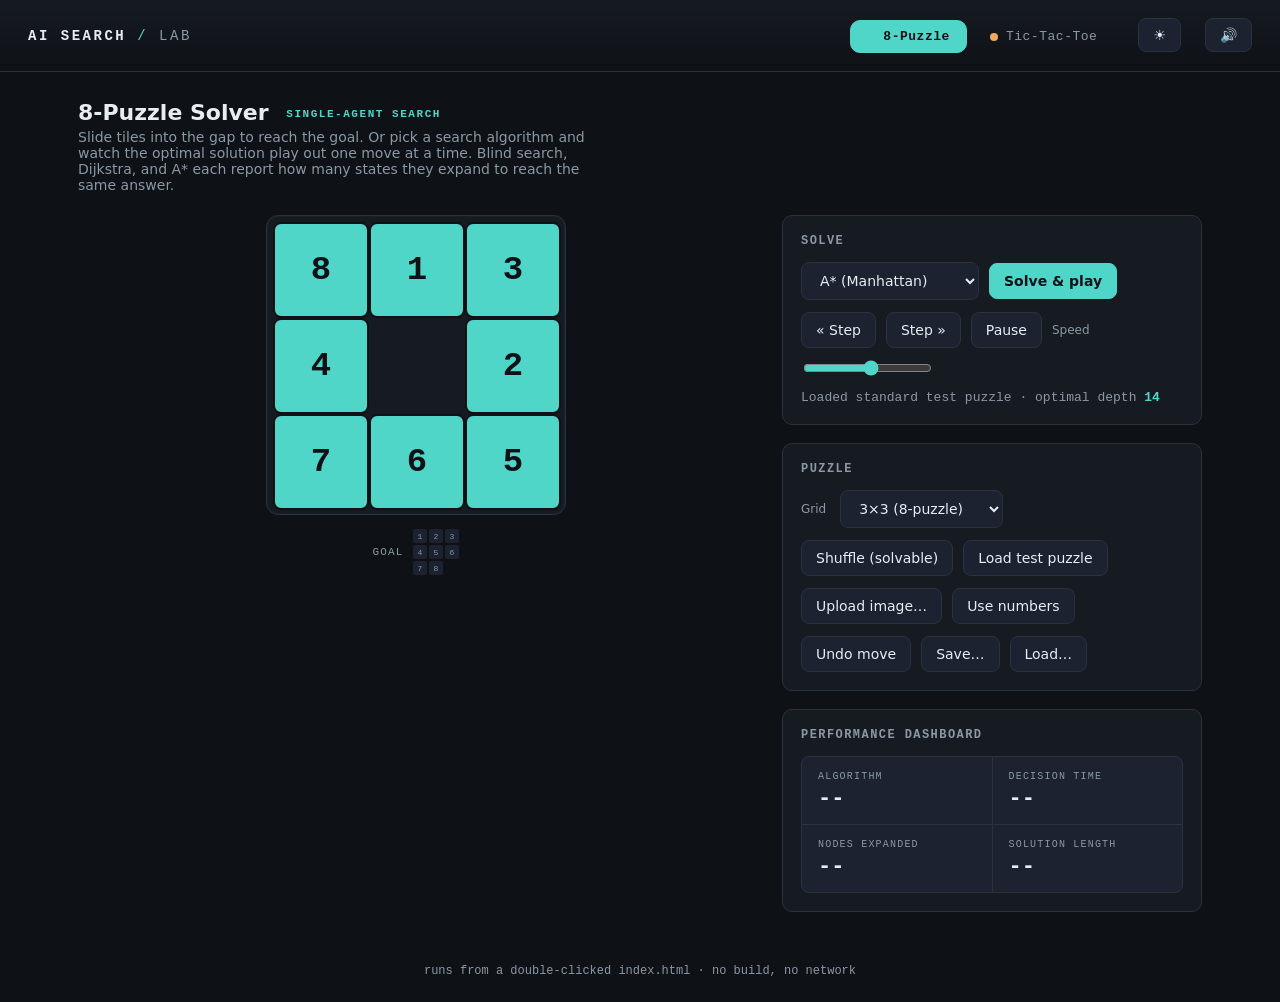
<file: index.html>
<!DOCTYPE html>
<html lang="en">
<head>
  <meta charset="utf-8">
  <meta name="viewport" content="width=device-width, initial-scale=1">
  <title>AI Search Lab</title>
  <!-- Apply saved theme before CSS paints to prevent a flash of dark mode -->
  <script>if(localStorage.getItem('lab-theme')==='light')document.documentElement.classList.add('light');</script>
  <link rel="stylesheet" href="css/main.css">
  <link rel="stylesheet" href="css/module_a.css">
  <link rel="stylesheet" href="css/module_b.css">
</head>
<body class="theme-a">

  <header class="topbar">
    <div class="brand"><b>AI Search</b> <span class="dot">/</span> Lab</div>
    <nav class="tabs" role="tablist">
      <button class="tab tab-a" role="tab" data-target="module-a" aria-selected="true">
        <span class="swatch"></span>8-Puzzle
      </button>
      <button class="tab tab-b" role="tab" data-target="module-b" aria-selected="false">
        <span class="swatch"></span>Tic-Tac-Toe
      </button>
    </nav>
    <button class="btn theme-toggle" id="theme-btn" aria-label="Toggle light / dark mode" title="Switch to light mode">&#9728;</button>
    <button class="btn icon-btn" id="mute-btn" aria-label="Toggle sound" title="Mute sounds">&#128266;</button>
  </header>

  <!-- ============ MODULE A: 8-PUZZLE ============ -->
  <section class="panel active" id="module-a">
    <h1 class="module-title">8-Puzzle Solver <span class="kind">single-agent search</span></h1>
    <p class="module-sub">
      Slide tiles into the gap to reach the goal. Or pick a search algorithm and watch the
      optimal solution play out one move at a time. Blind search, Dijkstra, and A* each report
      how many states they expand to reach the same answer.
    </p>

    <div class="stage">
      <div class="puzzle-wrap">
        <div class="puzzle-board" aria-label="8-puzzle board"></div>
        <div class="goal-preview">
          goal
          <div class="mini-grid"></div>
        </div>
        <div class="solved-banner" id="a-banner"></div>
      </div>

      <div>
        <div class="card">
          <h3>Solve</h3>
          <div class="row">
            <select class="btn" id="a-algo">
              <option value="bfs">Blind search (BFS)</option>
              <option value="dijkstra">Dijkstra</option>
              <option value="astar" selected>A* (Manhattan)</option>
              <option value="greedy">Greedy Best-First</option>
              <option value="idastar">IDA*</option>
            </select>
            <button class="btn primary" id="a-play">Solve &amp; play</button>
          </div>
          <div class="row">
            <button class="btn" id="a-back">&laquo; Step</button>
            <button class="btn" id="a-step">Step &raquo;</button>
            <button class="btn" id="a-pause">Pause</button>
            <span class="btn-label">Speed</span>
            <input type="range" id="a-speed" min="40" max="680" value="380">
          </div>
          <div class="row"><div class="status" id="a-status"></div></div>
        </div>

        <div class="card">
          <h3>Puzzle</h3>
          <div class="row">
            <span class="btn-label">Grid</span>
            <select class="btn" id="a-size">
              <option value="3" selected>3&times;3 (8-puzzle)</option>
              <option value="4">4&times;4 (15-puzzle)</option>
            </select>
          </div>
          <div class="row">
            <button class="btn" id="a-shuffle">Shuffle (solvable)</button>
            <button class="btn" id="a-test">Load test puzzle</button>
          </div>
          <div class="row">
            <button class="btn" id="a-upload">Upload image&hellip;</button>
            <button class="btn" id="a-numbers">Use numbers</button>
            <input type="file" id="a-file" accept="image/png,image/jpeg">
          </div>
          <div class="row">
            <button class="btn" id="a-undo">Undo move</button>
            <button class="btn" id="a-save">Save&hellip;</button>
            <button class="btn" id="a-load-btn">Load&hellip;</button>
            <input type="file" id="a-load-file" accept=".json,application/json">
          </div>
        </div>

        <div class="card">
          <h3>Performance dashboard</h3>
          <div id="a-dashboard"></div>
        </div>
      </div>
    </div>
  </section>

  <!-- ============ MODULE B: TIC-TAC-TOE ============ -->
  <section class="panel" id="module-b">
    <h1 class="module-title">Tic-Tac-Toe <span class="kind">adversarial search</span></h1>
    <p class="module-sub">
      Play against a perfect AI, or watch two AIs play each other. The AI uses Minimax or
      Alpha-Beta pruning &mdash; both choose the same move, but the dashboard shows how many
      fewer nodes pruning needs to explore.
    </p>

    <div class="stage">
      <div class="ttt-wrap">
        <div class="ttt-board" aria-label="tic-tac-toe board"></div>
        <div class="ttt-result" id="b-result"></div>
        <div class="legend"><span><span class="x">X</span> moves first</span><span><span class="o">O</span> moves second</span></div>
      </div>

      <div>
        <div class="card">
          <h3>Game</h3>
          <div class="row">
            <span class="btn-label">Board</span>
            <select class="btn" id="b-size">
              <option value="3" selected>3&times;3 classic</option>
              <option value="4">4&times;4 (k=4)</option>
            </select>
          </div>
          <div class="row">
            <span class="btn-label">Mode</span>
            <select class="btn" id="b-mode">
              <option value="hva" selected>Human vs AI</option>
              <option value="ava">AI vs AI</option>
              <option value="hvh">Human vs Human</option>
            </select>
          </div>
          <div class="row" id="b-side-row">
            <span class="btn-label">You play</span>
            <select class="btn" id="b-side">
              <option value="X">X &mdash; go first</option>
              <option value="O">O &mdash; go second</option>
            </select>
          </div>
          <div class="row" id="b-algo-row">
            <span class="btn-label">AI uses</span>
            <select class="btn" id="b-algo">
              <option value="alphabeta" selected>Alpha-Beta</option>
              <option value="minimax">Minimax</option>
            </select>
          </div>
          <div class="row" id="b-algo-ava-row" style="display:none">
            <span class="btn-label">X uses</span>
            <select class="btn" id="b-algo-x">
              <option value="alphabeta" selected>Alpha-Beta</option>
              <option value="minimax">Minimax</option>
            </select>
            <span class="btn-label">O uses</span>
            <select class="btn" id="b-algo-o">
              <option value="alphabeta">Alpha-Beta</option>
              <option value="minimax">Minimax</option>
            </select>
          </div>
          <div class="row">
            <button class="btn primary" id="b-reset">New game</button>
            <button class="btn" id="b-undo">Undo</button>
            <button class="btn" id="b-save">Save&hellip;</button>
            <button class="btn" id="b-load-btn">Load&hellip;</button>
            <input type="file" id="b-load-file" accept=".json,application/json">
          </div>
          <div class="row"><div class="status" id="b-status"></div></div>
        </div>

        <div class="card">
          <h3>Performance dashboard</h3>
          <div id="b-dashboard"></div>
        </div>
      </div>
    </div>
  </section>

  <footer class="note">runs from a double-clicked index.html &middot; no build, no network</footer>

  <!-- Classic scripts, loaded in dependency order.
       (No ES modules: those are blocked from file:// in Chrome.) -->
  <script src="js/shared/namespace.js"></script>
  <script src="js/shared/utils.js"></script>
  <script src="js/shared/priority_queue.js"></script>
  <script src="js/shared/dashboard.js"></script>
  <script src="js/shared/sounds.js"></script>

  <script src="js/module_a/puzzle.js"></script>
  <script src="js/module_a/solvers/_common.js"></script>
  <script src="js/module_a/solvers/bfs.js"></script>
  <script src="js/module_a/solvers/dijkstra.js"></script>
  <script src="js/module_a/solvers/astar.js"></script>
  <script src="js/module_a/solvers/greedy.js"></script>
  <script src="js/module_a/solvers/idastar.js"></script>
  <script src="js/module_a/image_slicer.js"></script>
  <script src="js/module_a/animation.js"></script>
  <script src="js/module_a/ui_a.js"></script>

  <script src="js/module_b/game.js"></script>
  <script src="js/module_b/minimax.js"></script>
  <script src="js/module_b/alphabeta.js"></script>
  <script src="js/module_b/ui_b.js"></script>

  <script src="js/app.js"></script>
</body>
</html>
</file>
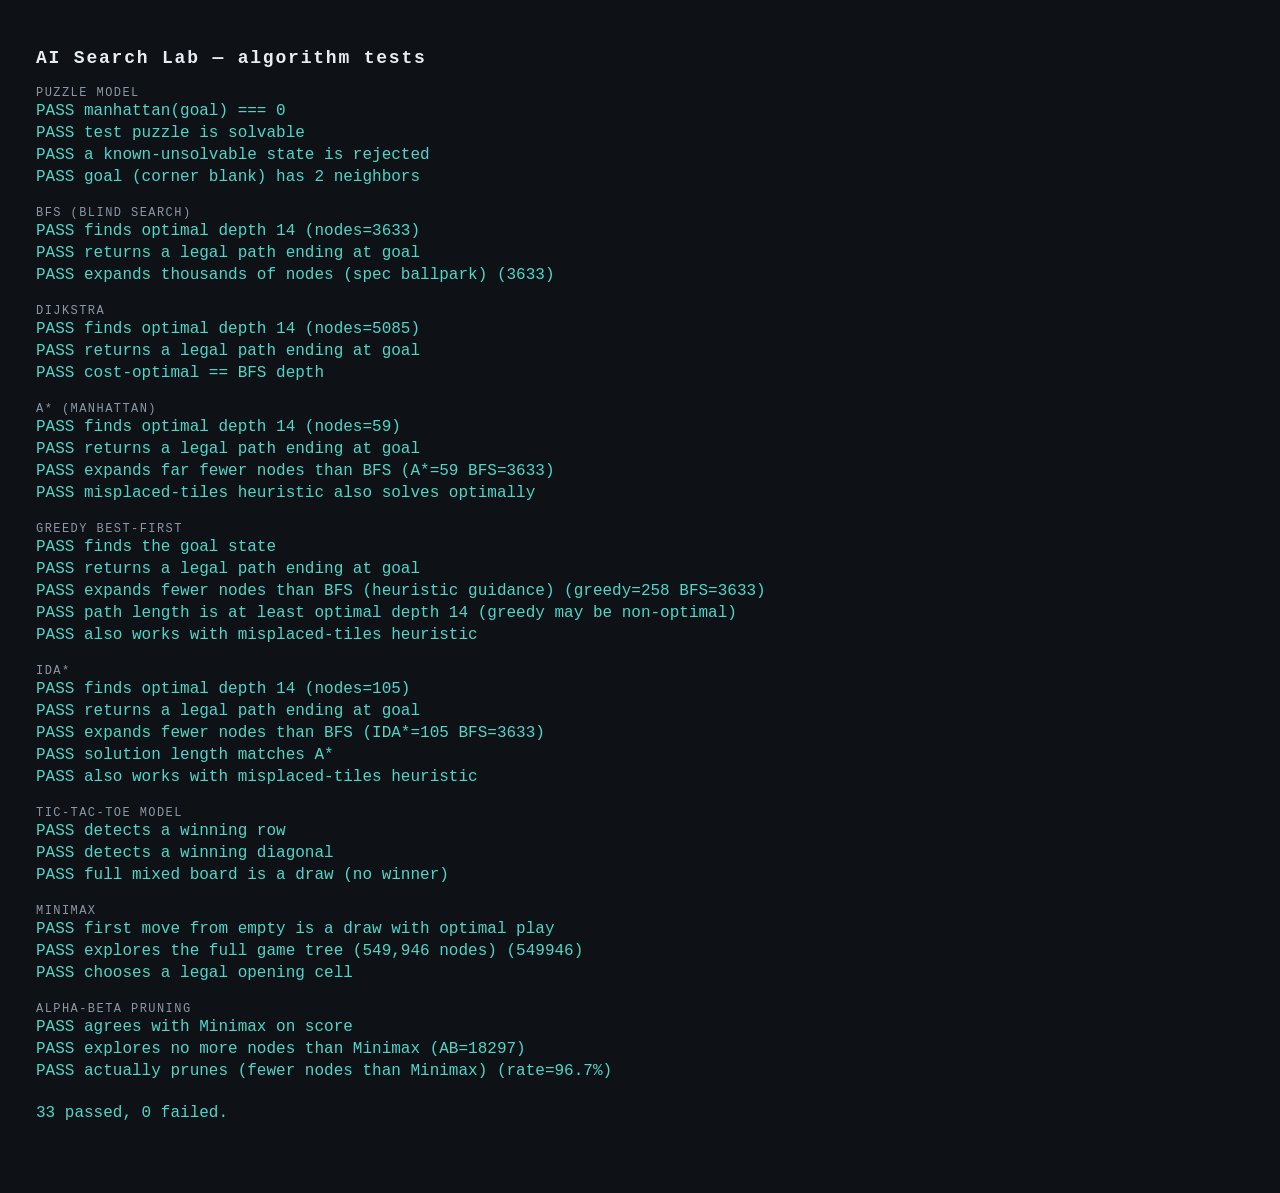
<file: tests/tests.html>
<!DOCTYPE html>
<html lang="en">
<head>
  <meta charset="utf-8">
  <meta name="viewport" content="width=device-width, initial-scale=1">
  <title>AI Search Lab — Tests</title>
  <style>
    body { background:#0E1116; color:#E6EDF3; font-family: ui-monospace, Menlo, Consolas, monospace; padding:28px; }
    h1 { font-size:18px; letter-spacing:.1em; }
    .pass { color:#4FD6C8; } .fail { color:#F2667C; }
    .grp { color:#8B98A5; margin-top:18px; text-transform:uppercase; letter-spacing:.12em; font-size:12px; }
    #summary { margin-top:22px; font-size:16px; }
    div.line { padding:2px 0; }
  </style>
</head>
<body>
  <h1>AI Search Lab — algorithm tests</h1>
  <div id="out"></div>
  <div id="summary"></div>

  <!-- logic only; no DOM/UI files needed for tests -->
  <script src="../js/shared/namespace.js"></script>
  <script src="../js/shared/utils.js"></script>
  <script src="../js/shared/priority_queue.js"></script>
  <script src="../js/module_a/puzzle.js"></script>
  <script src="../js/module_a/solvers/_common.js"></script>
  <script src="../js/module_a/solvers/bfs.js"></script>
  <script src="../js/module_a/solvers/dijkstra.js"></script>
  <script src="../js/module_a/solvers/astar.js"></script>
  <script src="../js/module_a/solvers/greedy.js"></script>
  <script src="../js/module_a/solvers/idastar.js"></script>
  <script src="../js/module_b/game.js"></script>
  <script src="../js/module_b/minimax.js"></script>
  <script src="../js/module_b/alphabeta.js"></script>

  <script>
  (function () {
    var out = document.getElementById('out');
    var pass = 0, fail = 0;
    function group(name) { var d = document.createElement('div'); d.className = 'grp'; d.textContent = name; out.appendChild(d); }
    function check(name, cond, extra) {
      var d = document.createElement('div'); d.className = 'line ' + (cond ? 'pass' : 'fail');
      d.textContent = (cond ? '  PASS  ' : '  FAIL  ') + name + (extra ? '   ' + extra : '');
      out.appendChild(d);
      cond ? pass++ : fail++;
    }

    var P = Lab.moduleA.Puzzle;
    var TEST = '813402765';

    function len(r) { return r.path.length - 1; }
    function legal(pth) {
      for (var i = 1; i < pth.length; i++) {
        var succ = P.neighbors(pth[i - 1]).map(function (s) { return s.state; });
        if (succ.indexOf(pth[i]) === -1) return false;
      }
      return pth[pth.length - 1] === P.GOAL;
    }

    group('Puzzle model');
    check('manhattan(goal) === 0', P.manhattan(P.GOAL) === 0);
    check('test puzzle is solvable', P.isSolvable(TEST));
    check('a known-unsolvable state is rejected', !P.isSolvable('123456870'));
    check('goal (corner blank) has 2 neighbors', P.neighbors(P.GOAL).length === 2);

    var bfs = Lab.moduleA.solvers.bfs(TEST);
    group('BFS (blind search)');
    check('finds optimal depth 14', len(bfs) === 14, '(nodes=' + bfs.nodesExpanded + ')');
    check('returns a legal path ending at goal', legal(bfs.path));
    check('expands thousands of nodes (spec ballpark)', bfs.nodesExpanded > 1000 && bfs.nodesExpanded < 20000, '(' + bfs.nodesExpanded + ')');

    var dij = Lab.moduleA.solvers.dijkstra(TEST);
    group('Dijkstra');
    check('finds optimal depth 14', len(dij) === 14, '(nodes=' + dij.nodesExpanded + ')');
    check('returns a legal path ending at goal', legal(dij.path));
    check('cost-optimal == BFS depth', len(dij) === len(bfs));

    var ast = Lab.moduleA.solvers.astar(TEST);
    group('A* (Manhattan)');
    check('finds optimal depth 14', len(ast) === 14, '(nodes=' + ast.nodesExpanded + ')');
    check('returns a legal path ending at goal', legal(ast.path));
    check('expands far fewer nodes than BFS', ast.nodesExpanded < bfs.nodesExpanded / 5, '(A*=' + ast.nodesExpanded + ' BFS=' + bfs.nodesExpanded + ')');
    check('misplaced-tiles heuristic also solves optimally', len(Lab.moduleA.solvers.astar(TEST, P.misplaced)) === 14);

    var grd = Lab.moduleA.solvers.greedy(TEST);
    group('Greedy Best-First');
    check('finds the goal state', grd.found);
    check('returns a legal path ending at goal', legal(grd.path));
    check('expands fewer nodes than BFS (heuristic guidance)', grd.nodesExpanded < bfs.nodesExpanded, '(greedy=' + grd.nodesExpanded + ' BFS=' + bfs.nodesExpanded + ')');
    check('path length is at least optimal depth 14 (greedy may be non-optimal)', grd.path.length - 1 >= 14);
    check('also works with misplaced-tiles heuristic', Lab.moduleA.solvers.greedy(TEST, P.misplaced).found);

    var ida = Lab.moduleA.solvers.idastar(TEST);
    group('IDA*');
    check('finds optimal depth 14', len(ida) === 14, '(nodes=' + ida.nodesExpanded + ')');
    check('returns a legal path ending at goal', legal(ida.path));
    check('expands fewer nodes than BFS', ida.nodesExpanded < bfs.nodesExpanded, '(IDA*=' + ida.nodesExpanded + ' BFS=' + bfs.nodesExpanded + ')');
    check('solution length matches A*', len(ida) === len(ast));
    check('also works with misplaced-tiles heuristic', len(Lab.moduleA.solvers.idastar(TEST, P.misplaced)) === 14);

    var G = Lab.moduleB.Game;
    group('Tic-Tac-Toe model');
    check('detects a winning row', G.winner(['X','X','X',null,null,null,null,null,null]) === 'X');
    check('detects a winning diagonal', G.winner(['O',null,null,null,'O',null,null,null,'O']) === 'O');
    check('full mixed board is a draw (no winner)', G.winner(['X','O','X','X','O','O','O','X','X']) === null);

    var empty = G.emptyBoard();
    var mm = Lab.moduleB.minimax(empty, 'X');
    var ab = Lab.moduleB.alphabeta(empty, 'X');
    group('Minimax');
    check('first move from empty is a draw with optimal play', mm.score === 0);
    check('explores the full game tree (549,946 nodes)', mm.nodes === 549946, '(' + mm.nodes + ')');
    check('chooses a legal opening cell', mm.move >= 0 && mm.move <= 8);

    group('Alpha-Beta pruning');
    check('agrees with Minimax on score', ab.score === mm.score);
    check('explores no more nodes than Minimax', ab.nodes <= mm.nodes, '(AB=' + ab.nodes + ')');
    check('actually prunes (fewer nodes than Minimax)', ab.nodes < mm.nodes, '(rate=' + ((1 - ab.nodes / mm.nodes) * 100).toFixed(1) + '%)');

    var s = document.getElementById('summary');
    s.className = fail === 0 ? 'pass' : 'fail';
    s.textContent = pass + ' passed, ' + fail + ' failed.';
  })();
  </script>
</body>
</html>
</file>
<file: css/main.css>
/* ============================================================
   AI Search Lab — shared shell & design system
   Instrument-panel aesthetic. Two accents encode search type:
   phosphor-cyan = Module A (planning toward a goal),
   amber = Module B (planning against an opponent).
   The active module sets --accent via a body theme class.
   ============================================================ */

:root {
  --ink:        #0E1116;
  --surface:    #161B22;
  --surface-2:  #1C2230;
  --border:     #2A323D;
  --text:       #E6EDF3;
  --muted:      #8B98A5;
  --accent-a:   #4FD6C8;  /* Module A — phosphor cyan */
  --accent-b:   #F0A85C;  /* Module B — amber */
  --danger:     #F2667C;
  --accent:     var(--accent-a); /* overridden by theme class */
  --on-accent:  var(--ink);     /* text drawn ON an accent-colored surface */

  --mono: ui-monospace, "SF Mono", SFMono-Regular, Menlo, Consolas, "Liberation Mono", monospace;
  --sans: system-ui, -apple-system, "Segoe UI", Roboto, Helvetica, Arial, sans-serif;

  --r: 10px;
  --gap: 16px;
}

/* ---- light mode overrides ---- */
html.light {
  --ink:       #F0F4F8;
  --surface:   #FFFFFF;
  --surface-2: #EEF1F5;
  --border:    #D0D7DE;
  --text:      #1F2328;
  --muted:     #57606A;
  --on-accent: #111827;  /* always-dark text on coloured buttons */
}

body.theme-a { --accent: var(--accent-a); }
body.theme-b { --accent: var(--accent-b); }

* { box-sizing: border-box; }

html, body {
  margin: 0;
  background: var(--ink);
  color: var(--text);
  font-family: var(--sans);
  -webkit-font-smoothing: antialiased;
}

/* ---- top bar / tabs ---- */
.topbar {
  display: flex; align-items: baseline; gap: 24px;
  padding: 18px 28px;
  border-bottom: 1px solid var(--border);
  background: linear-gradient(180deg, var(--surface) 0%, var(--ink) 100%);
}
.brand {
  font-family: var(--mono);
  font-size: 14px; letter-spacing: 0.18em; text-transform: uppercase;
  color: var(--muted);
}
.brand b { color: var(--text); font-weight: 600; }
.brand .dot { color: var(--accent); }

.tabs { display: flex; gap: 6px; margin-left: auto; }
.tab {
  font-family: var(--mono);
  font-size: 13px; letter-spacing: 0.04em;
  background: transparent; color: var(--muted);
  border: 1px solid transparent; border-radius: var(--r);
  padding: 8px 16px; cursor: pointer;
  transition: color .15s, border-color .15s, background .15s;
}
.tab:hover { color: var(--text); }
.tab[aria-selected="true"] {
  color: var(--on-accent); background: var(--accent);
  border-color: var(--accent); font-weight: 600;
}
.tab .swatch {
  display: inline-block; width: 8px; height: 8px; border-radius: 50%;
  margin-right: 8px; vertical-align: middle;
}
.tab.tab-a .swatch { background: var(--accent-a); }
.tab.tab-b .swatch { background: var(--accent-b); }

/* ---- layout ---- */
.panel { display: none; padding: 28px; max-width: 1180px; margin: 0 auto; }
.panel.active { display: block; }

.stage {
  display: grid;
  grid-template-columns: minmax(280px, 1fr) minmax(320px, 420px);
  gap: 28px;
  align-items: start;
}
@media (max-width: 880px) { .stage { grid-template-columns: 1fr; } }

.module-title { margin: 0 0 4px; font-size: 22px; font-weight: 650; }
.module-sub { margin: 0 0 22px; color: var(--muted); font-size: 14px; max-width: 60ch; }
.module-title .kind {
  font-family: var(--mono); font-size: 11px; letter-spacing: .14em;
  text-transform: uppercase; color: var(--accent); margin-left: 10px;
  vertical-align: middle;
}

/* ---- cards ---- */
.card {
  background: var(--surface);
  border: 1px solid var(--border);
  border-radius: var(--r);
  padding: 18px;
}
.card + .card { margin-top: 18px; }
.card h3 {
  margin: 0 0 14px; font-size: 12px; letter-spacing: .12em;
  text-transform: uppercase; color: var(--muted); font-family: var(--mono);
}

/* ---- controls ---- */
.row { display: flex; flex-wrap: wrap; gap: 10px; align-items: center; }
.row + .row { margin-top: 12px; }

button.btn, select.btn {
  font-family: var(--sans); font-size: 14px;
  background: var(--surface-2); color: var(--text);
  border: 1px solid var(--border); border-radius: 8px;
  padding: 9px 14px; cursor: pointer;
  transition: border-color .15s, background .15s, transform .05s;
}
button.btn:hover, select.btn:hover { border-color: var(--accent); }
button.btn:active { transform: translateY(1px); }
button.btn:disabled { opacity: .4; cursor: not-allowed; }
button.btn.primary {
  background: var(--accent); color: var(--on-accent);
  border-color: var(--accent); font-weight: 600;
}
button.btn.primary:hover { filter: brightness(1.08); }
.btn-label { font-size: 12px; color: var(--muted); margin-right: 4px; }

input[type="range"] { accent-color: var(--accent); }
input[type="file"] { display: none; }

/* ---- dashboard (shared signature component) ---- */
.dashboard {
  display: grid; grid-template-columns: repeat(2, 1fr); gap: 1px;
  background: var(--border); border: 1px solid var(--border);
  border-radius: 8px; overflow: hidden;
}
.dash-cell { background: var(--surface-2); padding: 14px 16px; }
.dash-label {
  font-family: var(--mono); font-size: 10px; letter-spacing: .12em;
  text-transform: uppercase; color: var(--muted); margin-bottom: 6px;
}
.dash-value {
  font-family: var(--mono); font-size: 22px; font-weight: 600;
  color: var(--text); line-height: 1; word-break: break-word;
}
.dash-value.flash { animation: flash .5s ease-out; }
@keyframes flash {
  0% { color: var(--accent); text-shadow: 0 0 12px var(--accent); }
  100% { color: var(--text); text-shadow: none; }
}

.status {
  font-family: var(--mono); font-size: 13px; color: var(--muted);
  min-height: 1.2em;
}
.status b { color: var(--accent); }

footer.note {
  text-align: center; color: var(--muted); font-size: 12px;
  padding: 24px; font-family: var(--mono);
}

/* ---- topbar icon buttons (theme toggle, mute toggle) ---- */
.theme-toggle, .icon-btn {
  font-size: 17px;
  padding: 6px 10px;
  line-height: 1;
  flex-shrink: 0;
}

@media (prefers-reduced-motion: reduce) {
  * { transition: none !important; animation: none !important; }
}
</file>
<file: css/module_a.css>
/* ============================================================
   Module A — 8-Puzzle board & sliding tiles
   ============================================================ */

.puzzle-wrap { display: flex; flex-direction: column; align-items: center; }

.puzzle-board {
  --cell: 96px;
  position: relative;
  width: calc(var(--cell) * 3 + 12px);
  height: calc(var(--cell) * 3 + 12px);
  background: var(--surface);
  border: 1px solid var(--border);
  border-radius: 12px;
  padding: 6px;
  box-shadow: inset 0 0 0 1px rgba(255,255,255,0.02);
}
/* 4×4 (15-puzzle) overrides */
.puzzle-board.size-4 {
  --cell: 72px;
  width:  calc(var(--cell) * 4 + 12px);
  height: calc(var(--cell) * 4 + 12px);
}
@media (max-width: 420px) { .puzzle-board { --cell: 84px; } }
@media (max-width: 420px) { .puzzle-board.size-4 { --cell: 60px; } }

.puzzle-board.size-4 .tile { font-size: 24px; }

.tile {
  position: absolute;
  width: var(--cell); height: var(--cell);
  /* tiles are positioned by translate; the 6px = board padding */
  top: 6px; left: 6px;
  display: flex; align-items: center; justify-content: center;
  font-family: var(--mono); font-size: 34px; font-weight: 600;
  color: var(--on-accent);
  background: var(--accent-a);
  border-radius: 8px;
  border: 2px solid var(--on-accent);
  background-size: cover; background-position: center;
  cursor: pointer; user-select: none;
  transition: transform .18s cubic-bezier(.4,.0,.2,1), box-shadow .15s;
  will-change: transform;
}
.tile.image { color: transparent; }
.tile.movable:hover { box-shadow: 0 0 0 2px var(--accent-a), 0 0 16px rgba(79,214,200,.4); }
.tile.locked { cursor: default; }
.puzzle-board.no-anim .tile { transition: none; }
.tile .num-badge {
  position: absolute; bottom: 4px; right: 6px;
  font-size: 12px; color: var(--on-accent);
  background: rgba(255,255,255,.7); border-radius: 4px; padding: 0 4px;
}

.goal-preview {
  margin-top: 14px; display: flex; align-items: center; gap: 10px;
  color: var(--muted); font-family: var(--mono); font-size: 11px;
  letter-spacing: .1em; text-transform: uppercase;
}
.mini-grid {
  display: grid; grid-template-columns: repeat(3, 14px);
  grid-template-rows: repeat(3, 14px); gap: 2px;
}
.mini-grid div {
  background: var(--surface-2); border-radius: 2px;
  font-size: 8px; color: var(--muted);
  display: flex; align-items: center; justify-content: center;
}
.mini-grid div.blank { background: transparent; }

.solved-banner {
  margin-top: 14px; font-family: var(--mono); font-size: 13px;
  color: var(--accent-a); letter-spacing: .08em;
  opacity: 0; transition: opacity .3s;
}
.solved-banner.show { opacity: 1; }
</file>
<file: css/module_b.css>
/* ============================================================
   Module B — Tic-Tac-Toe board
   ============================================================ */

.ttt-wrap { display: flex; flex-direction: column; align-items: center; }

.ttt-board {
  display: grid;
  grid-template-columns: repeat(3, 96px);
  grid-template-rows: repeat(3, 96px);
  gap: 8px;
  background: var(--border);
  padding: 8px;
  border-radius: 12px;
  border: 1px solid var(--border);
}
/* 4×4 board overrides */
.ttt-board.size-4 {
  grid-template-columns: repeat(4, 72px);
  grid-template-rows:    repeat(4, 72px);
}
.ttt-board.size-4 .ttt-cell { font-size: 38px; }
@media (max-width: 420px) { .ttt-board { grid-template-columns: repeat(3, 84px); grid-template-rows: repeat(3, 84px); } }
@media (max-width: 420px) { .ttt-board.size-4 { grid-template-columns: repeat(4, 60px); grid-template-rows: repeat(4, 60px); } }

.ttt-cell {
  background: var(--surface);
  border-radius: 8px;
  display: flex; align-items: center; justify-content: center;
  font-family: var(--mono); font-size: 52px; font-weight: 700;
  cursor: pointer;
  transition: background .15s, box-shadow .15s, transform .05s;
}
.ttt-cell:hover.clickable { background: var(--surface-2); box-shadow: 0 0 0 2px var(--accent-b); }
.ttt-cell.x { color: var(--accent-b); }
.ttt-cell.o { color: var(--accent-a); }
.ttt-cell.win { background: rgba(240,168,92,.18); box-shadow: inset 0 0 0 2px var(--accent-b); }
.ttt-cell.placed { animation: pop .18s ease-out; }
@keyframes pop { from { transform: scale(.6); opacity: .2; } to { transform: scale(1); opacity: 1; } }

.ttt-result {
  margin-top: 16px; font-family: var(--mono); font-size: 16px;
  letter-spacing: .06em; min-height: 1.4em; color: var(--text);
}
.ttt-result .x { color: var(--accent-b); }
.ttt-result .o { color: var(--accent-a); }

.legend {
  display: flex; gap: 18px; margin-top: 12px;
  font-family: var(--mono); font-size: 12px; color: var(--muted);
}
.legend .x { color: var(--accent-b); }
.legend .o { color: var(--accent-a); }
</file>
